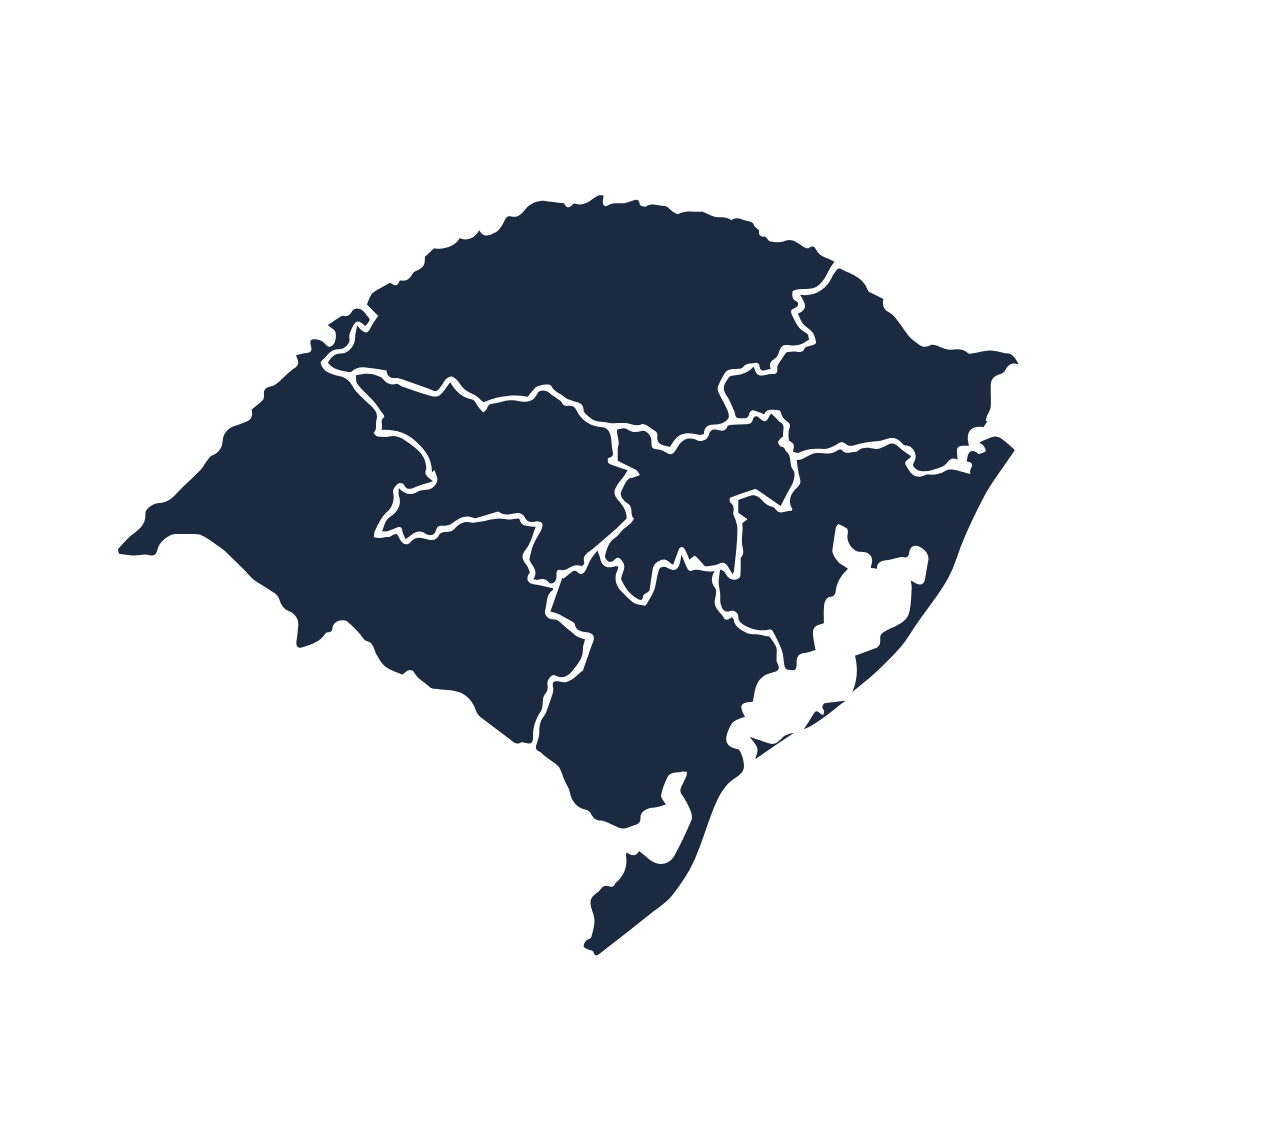
<file: rs_mapa/RSmapa.html>
<!DOCTYPE html>
      <head>
          <title>RSmap</title>
          <script src="http://www.w3schools.com/lib/w3data.js"></script>
          <link rel="stylesheet" type="text/css" href="style.css" href="https://cdnjs.cloudflare.com/ajax/libs/hover.css/2.1.1/css/hover.css" />
      </head>
    <body>
  <?xml version="1.0" encoding="utf-8"?>
  <!-- Generator: Adobe Illustrator 24.0.1, SVG Export Plug-In . SVG Version: 6.00 Build 0)  -->
  <svg version="1.1" xmlns="http://www.w3.org/2000/svg" xmlns:xlink="http://www.w3.org/1999/xlink" x="0px" y="0px"
  	 viewBox="0 0 680.31 595.28" style="enable-background:new 0 0 680.31 595.28;" xml:space="preserve">
  <style type="text/css">
    .NWR{fill:#1b2a41;}
    .SWR{fill:#1b2a41;}
    .MP{fill:#1b2a41;}
    .CWR{fill:#1b2a41;}
    .SER{fill:#1b2a41;}
    .NER{fill:#1b2a41;}
    .CER{fill:#1b2a41;}
  </style>

      <a xlink:title="Noroeste">
  		<path class="NWR" d="M257.01,213.76c-1.75-1.39-3.45-3.51-5.62-4.27c-3.69-1.3-5.93-3.77-7.97-6.81c-0.75-1.12-2.04-2.12-3.3-2.57
  			c-0.75-0.27-2.11,0.43-2.84,1.09c-0.9,0.81-1.38,2.08-2.15,3.06c-1.02,1.29-1.93,3.1-3.28,3.57c-1.13,0.4-2.82-0.79-4.26-1.3
  			c-4.75-1.68-9.49-3.39-14.25-5.03c-0.97-0.34-2.04-0.67-3.04-0.6c-2.95,0.21-4.61-1-4.83-4.04c-3.82-0.54-7.47-1.12-11.15-1.54
  			c-2.71-0.31-5.26,0.03-7.4,2.08c-0.44,0.42-1.58,0.29-2.35,0.16c-3.77-0.61-7.67-0.98-10.31-4.83c1.64-2.24,3-4.78,6.91-4.79
  			c4.27-0.01,7.54-4.25,7.58-8.53c0.02-1.87,0.6-3.74,1.05-6.38c1.15,1.24,1.61,1.91,2.23,2.35c1.67,1.2,3.2,2.47,4.63-0.59
  			c1.24-2.66,3.14-5.01,4.38-6.92c-2.36-2.38-4.28-4.32-6.01-6.06c0.73-1.77,1.21-3.39,2.04-4.81c0.54-0.93,1.49-1.71,2.43-2.29
  			c2.44-1.51,4.96-2.87,7.73-4.44c3.45,2.02,3.87,1.97,5.25-1.18c1.06,0,2.28,0.26,3.29-0.08c0.95-0.32,1.77-1.19,2.5-1.96
  			c0.81-0.84,1.25-2.28,2.19-2.71c4.74-2.14,5.47-3.12,5.35-7.85c1.7-1.58,3.13-2.92,4.94-4.6c5.23,1.1,11.52-1.1,13.5-5.2
  			c3.95,1.58,8.55-0.17,10.43-4.41c2.3,4.67,5.87,2.59,8.53,1.31c2.04-0.98,3.54-3.57,4.69-5.76c0.93-1.77,1.24-3.34,3.87-2.76
  			c3.8,0.85,5.95-1.93,7.94-4.44c1.7-2.14,6.44-4.3,9.17-3.89c3.45,0.52,6.93,0.86,11.01,1.35c0.65,1.86,2.05,3.42,4.61,0.49
  			c0.23-0.26,0.83-0.44,1.16-0.33c5.22,1.64,8.46-2.19,12.34-4.32c0.68-0.37,1.74-0.05,2.84-0.05c-0.19,1.39-0.39,2.39-0.45,3.39
  			c-0.12,1.87,1.29,2.88,2.52,1.99c3.31-2.39,7.1-0.42,10.45-1.67c0.67-0.25,1.43-0.29,2.08-0.59c2.21-0.99,4.22-1.92,4.65,1.86
  			c0.05,0.44,2.59,1.29,3.25,0.85c3.31-2.19,6.64-0.34,9.85-0.17c1.69,0.09,3.23,2.22,4.91,3.31c0.71,0.46,1.86,1.11,2.4,0.85
  			c3.56-1.73,7.25-1.32,10.97-1.1c0.88,0.05,1.78-0.21,1.79-0.21c2.4,1.08,4.2,2.08,6.12,2.69c2.97,0.95,6.41-0.37,9.17,1.81
  			c0.07,0.06,0.24,0.1,0.3,0.06c2.96-2.18,5.52,0.06,8.3,0.57c1.84,0.34,3.05,0.61,3.73,2.51c0.29,0.8,1.37,1.31,2.5,2.33
  			c0.05,1.39-0.33,3.72,3.08,3.38c0.78-0.08,1.61,2.17,2.66,2.47c2.71,0.77,5.31,0.94,8.3-0.27c3.45-1.4,6.59,1.11,9.49,3.15
  			c0.82,0.58,2.49,1.13,3.05,0.72c2.4-1.77,3.11-0.38,4.17,1.51c1.95,3.45,6.01,3.67,9.42,5.84c-3.28,3.58-4.07,8.64-8.1,12.19
  			c-4.38,3.85-9.74,1.15-14.16,3.28c-0.29,2.28-0.64,4.14,1.91,5.42c1.67,0.84,1.18,3.12-0.7,3.68c-2.21,0.66-2.53,1.76-1.55,3.74
  			c1.89,3.78,3.36,7.75,7.79,9.59c0.87,0.36,1.02,2.47,1.36,3.37c-1.88,1.06-3.28,2.2-4.88,2.66c-1.71,0.49-3.64,0.65-5.39,0.39
  			c-3.44-0.5-4.71,0.21-5.81,3.58c-0.4,1.23-0.97,2.72-1.95,3.4c-2,1.4-3.74,2.64-2.43,5.55c-2.7,0.55-5.63,2.76-6.09-2.2
  			c-0.04-0.41-1.2-1.15-1.62-1.02c-2.31,0.72-4.99-0.36-7.04,2.34c-0.93,1.22-4.11,0.63-6.22,1.11c-1.14,0.26-2.59,0.74-3.16,1.61
  			c-1.54,2.38-2.84,4.95-3.91,7.58c-0.37,0.91-0.08,2.32,0.37,3.29c1.4,2.99,3.18,5.8,4.48,8.82c0.65,1.52,1.34,3.9,0.63,4.93
  			c-1.03,1.49-3.27,2.82-5.08,2.96c-3.73,0.28-7.51-0.33-7.85,5.07c-0.02,0.28-1.89,0.8-2.76,0.6c-2.58-0.59-4.87-1.19-7.77-0.58
  			c-4.26,0.91-5.52,4.06-7.48,7.02c-1.79-0.52-3.84-0.72-5.4-1.7c-0.91-0.57-1.6-2.5-1.39-3.62c0.39-2.04-0.46-2.87-1.98-3.69
  			c-1.16-0.63-2.15-1.58-3.32-2.19c-0.9-0.47-2.23-1.17-2.92-0.84c-3.09,1.5-5.74-0.37-8.59-0.64c-3.07-0.3-6.27,0.37-9.25-0.23
  			c-3.31-0.67-7.07-0.14-9.82-2.77c-1.21-1.16-3.24-2.46-3.25-3.72c-0.04-4.67-3.81-4.15-6.41-5.31c-1.25-0.56-2.75-0.86-3.7-1.75
  			c-2.27-2.13-5.68-2.77-7.17-6.04c-0.6-1.32-7.09-0.33-8.47,1.1c-1.29,1.34-2.41,2.85-3.92,4.67
  			C272.56,209.51,264.42,210.33,257.01,213.76z" id = "NWR" name ="Noroeste"/>
      </a>
      <a xlink:title="Sudoeste">
  		<path class="SWR" d="M230.09,255.75c-2.17,0.68-3.73,1.14-5.27,1.67c-1.75,0.6-3.5,1.19-5.21,1.89c-1.85,0.76-3.42,0.88-4.56-1.15
  			c-1.04-1.85-2.81-1.69-4.02-0.67c-1.08,0.91-2.38,2.76-2.12,3.86c0.84,3.65,0.02,6.74-2.03,9.63c-0.6,0.85-1.6,1.42-2.3,2.21
  			c-0.8,0.9-1.58,1.85-2.18,2.9c-1.17,2.05-2.3,4.13-3.23,6.3c-0.41,0.94-0.3,2.11-0.43,3.18c1.09,0.12,2.19,0.35,3.28,0.33
  			c1.12-0.02,2.25-0.26,3.36-0.43c0.81-0.13,1.74-0.09,2.39-0.5c2.85-1.79,3.29-1.7,4.6,1.35c1.17,2.75,3.98,4.02,5.77,1.9
  			c3.07-3.65,6.38-2.17,9.62-1.4c2.91,0.69,4.47-0.2,5.78-2.71c0.4-0.76,1.9-1.27,2.93-1.32c2.08-0.11,3.76-0.16,5.41-2.05
  			c2.1-2.39,4.92-4.05,8.61-3.08c1.4,0.37,3.04-0.15,4.56-0.32c4.36-0.49,8.47-2.5,13.12-1.45c2.4,0.54,5.1-0.19,7.77-0.35
  			c1.38,3.68,1.53,3.76,8.81,4.49c-1.63,3.98-2.47,8.71-5.16,11.85c-3.06,3.58-1.92,5.58,0.29,8.38c0.86,1.08,1.18,2.58,1.77,3.94
  			c-2.52,3.41-1.44,5.8,2.83,6.49c3.17,0.51,6.28,1.34,9.35,2.02c0.09,0.37,0.23,0.7,0.17,0.74c-4.01,2.61-3.08,7.21-4.23,10.91
  			c-0.83,2.67,1.96,5.11,4.83,4.94c0.77-0.05,1.74,0.29,2.34,0.79c3.08,2.55,5.94,5.36,9.13,7.75c1.47,1.1,3.52,1.45,4.87,1.97
  			c-0.44,1.92-1.14,3.55-1.11,5.16c0.09,4.84-2.76,8.03-5.54,11.48c-2.73,3.39-5.5,4.5-9.57,2.44c-1.41-0.72-4.12,2.55-3.75,4.89
  			c0.35,2.24,0.09,3.67-1.5,5.53c-1.19,1.4-0.8,4.13-1.19,6.25c-0.16,0.89-0.35,1.88-0.86,2.58c-2.84,3.92-4.11,8.31-4.1,13.08
  			c0,3.86-0.88,4.63-4.32,3.56c-0.59-0.18-1.42-0.49-1.81-0.24c-2.71,1.73-4.31-0.18-6.18-1.61c-5.14-3.93-10.39-7.72-15.49-11.69
  			c-1.07-0.83-2.06-2.12-2.46-3.39c-1.48-4.68-4.64-8.28-8.84-9.88c-4.09-1.56-8.86-1.37-13.32-1.96c-0.7-0.09-1.68,0.02-2.03-0.39
  			c-2.5-2.88-6.4-4.14-8.37-7.71c-1.39-2.52-3.34-2.4-5.54-0.24c-0.35,0.35-0.95,0.95-1.19,0.85c-3.08-1.3-6.46-2.25-9.06-4.22
  			c-2.12-1.61-3.31-4.45-4.86-6.78c-0.27-0.41-0.24-1.01-0.47-1.45c-1.08-2.09-1.24-4.69-4.49-5.35c-1.44-0.29-2.42-2.61-3.69-3.93
  			c-2.11-2.19-4.08-4.62-6.53-6.35c-1.21-0.86-3.52-0.89-5.03-0.39c-1.25,0.41-2.76,2.09-2.88,3.33c-0.17,1.69-0.4,2.52-2.14,2.66
  			c-0.58,0.05-1.39,0.24-1.65,0.64c-2.76,4.33-7.29,5.81-11.75,7.23c-3.02,0.95-4.06-0.27-3.6-3.33c0.42-2.77,0.72-5.57,0.93-8.37
  			c0.28-3.64-2.22-6.4-4.8-7.36c-3.24-1.21-4.5-3.83-5.16-6.02c-0.85-2.85-2.9-3.67-4.75-4.97c-2.85-2-6-3.56-8.79-5.63
  			c-1.85-1.38-3.26-3.34-4.92-4.99c-3.6-3.56-7.19-7.12-10.87-10.6c-1.17-1.1-2.57-1.96-3.9-2.88c-2.06-1.43-4.08-2.91-6.24-4.19
  			c-1.28-0.76-2.75-1.57-4.17-1.65c-3.86-0.22-7.75-0.09-11.62-0.04c-3.3,0.04-8.41,4.03-9.27,7.17c-1.19,4.36-1.82,4.69-6.01,3.81
  			c-1.14-0.24-2.4,0.1-3.6,0.17c-1.35,0.07-2.71,0.28-4.04,0.17c-2.35-0.18-4.68-0.56-7.18-0.87c-0.21-0.93-0.49-2.12-0.57-2.47
  			c2.86-2.94,5.13-5.9,8-8.06c3.76-2.83,6.93-5.38,6.62-10.87c-0.15-2.64,4.56-5.6,7.37-5.61c4.33-0.02,6.95-2.73,9.69-5.59
  			c3.93-4.11,8.22-7.88,12.2-11.95c1.45-1.48,2.38-3.46,3.66-5.13c0.73-0.96,1.5-2.17,2.53-2.57c3.32-1.29,5.42-3.92,5.61-7.67
  			c0.2-3.82,2.62-6.86,6.27-8.05c2.31-0.75,4.64-1.48,6.83-2.51c2.91-1.38,2.8-4.04,2.33-6.22c2.14-1.75,4.11-3.18,5.84-4.86
  			c0.57-0.56,0.76-1.78,0.68-2.66c-0.27-2.99,0.93-4.21,3.94-4.76c1.78-0.33,3.36-2.04,4.89-3.31c1.98-1.65,3.63-3.74,5.74-5.17
  			c4.09-2.75,4.42-3.33,2.43-8.09c1.96-0.42,3.84-1.04,5.76-1.18c2.46-0.18,2.78-1.61,2.29-3.43c-0.45-1.65-0.86-3.63,1.08-3.86
  			c1.8-0.21,4.24,0.43,5.52,1.64c1.52,1.43,2.45,3.4,4.73,1.73c2-1.46,2.52-6.94,0.96-8.27c-1.18-1.01-2.49-1.86-3.48-2.58
  			c2.3-1.55,4.6-3.13,6.94-4.65c0.38-0.25,0.97-0.45,1.37-0.34c2.15,0.56,3.38-0.19,4.5-2.15c1.21-2.12,4.06-2.18,5.84-0.51
  			c0.37,0.35,0.85,0.61,1.13,1.02c2.92,4.18,3.83,2.98,0.2,7c-3.97-3.59-5-3.23-7.34,1.75c-0.85,1.81-1.42,3.22-1.03,5.38
  			c0.43,2.41-2.86,5.48-5.67,5.35c-3.26-0.15-4.95,1.79-6.78,3.78c-1.07,1.17-3.09,2.63-2.88,3.55c0.39,1.72,1.79,3.64,3.33,4.58
  			c2.05,1.26,4.6,1.77,6.98,2.4c2.86,0.75,4.97,2.2,6.43,4.87c1.04,1.91,2.51,3.63,4.01,5.23c1.95,2.07,4.17,3.89,6.2,5.89
  			c2.02,1.99,3.64,3.91,2.69,7.34c-0.61,2.19,0.54,4.85-1.53,6.81c0.7,0.66,1.33,1.79,2.1,1.88c2.02,0.25,4.19,0.45,6.12-0.04
  			c4.47-1.13,7.65,1.34,10.76,3.58c4.18,3.02,8.44,6.2,8.92,12.05c0.05,0.58,0.28,1.26,0.07,1.73
  			C225.16,252.27,227.2,253.58,230.09,255.75z" id="SWR" name="Sudoeste"/>
      </a>
      <a xlink:title="Sudeste">
  		<path class="SER" d="M292.54,325.04c2.05-5.76,4.21-11.84,6.38-17.92c0.16,0.17,0.32,0.35,0.48,0.52
  			c1.22-0.99,2.43-1.98,3.65-2.97c1.2-0.98,2.23-2.25,3.95-0.53c1.49,1.48,3.12,1.14,4.11-0.73c1.04-1.97,1.75-4.11,2.85-6.04
  			c0.81-1.44,2.01-2.66,3.6-4.72c0.71,2,1.18,2.99,1.41,4.03c0.93,4.21,3.43,5.66,7.6,4.39c0.62-0.19,1.34-0.03,2.02-0.03
  			c-0.14,0.71-0.12,1.49-0.43,2.11c-1.85,3.68-1.11,8.01,1.94,10.97c2.12,2.05,4.04,4.4,6.43,6.07c1.55,1.08,3.77,1.21,5.72,1.68
  			c0.34,0.08,0.97-0.11,1.13-0.37c1.52-2.59,3.37-5.08,4.33-7.87c1.17-3.4,1.26-7.17,2.44-10.56c0.63-1.83,2.66-2.32,4.76-1.23
  			c1.92,0.99,4.1,2.01,5.69-0.58c0.5-0.81,0.7-1.82,0.93-2.77c0.25-1.03,0.39-2.09,0.67-3.68c1.28,3.03,2.21,5.44,3.33,7.77
  			c0.23,0.48,1.34,1.04,1.71,0.86c4.13-1.96,7.85,1.56,12.61-0.1c-2.08,3.87-1.94,6.39,0.26,9.2c0.97,1.24,0.34,4.04-0.1,6.01
  			c-1.09,4.91,3.4,7,5.06,10.5c0.17,0.35,1.83,0.51,2.26,0.13c2.34-2.02,2.47-0.58,2.92,1.43c0.66,2.97,7.2,6.9,10.29,6.52
  			c0.81-0.1,1.67-0.03,2.49,0.1c1.83,0.3,3.65,0.7,5.85,1.12c0.97,1.39,2.69,3.23,3.61,5.4c0.65,1.55,0.22,3.55,0.28,5.36
  			c0.03,0.97-0.21,2.08,0.18,2.87c1.75,3.47,1.31,4.6-2.4,5.5c-6.66,1.62-8.58,5.07-9.7,11.56c-0.23,1.33-0.48,2.65-0.71,3.94
  			c-6.78,0.43-7.58,1.93-4.18,7.91c-1.54,0.59-3.09,1.11-4.58,1.78c-2.08,0.93-2.98,2.55-3.96,4.74c-2.63,5.86-2.06,9.4,4.86,10.79
  			c0.96,0.19,1.68,2.34,2.2,3.7c0.5,1.31,0.66,2.76,0.87,4.16c0.51,3.37-1.44,5.44-4.03,6.98c-6.45,3.83-9.41,10.28-12.04,16.69
  			c-3.67,8.94-6.14,18.39-10.11,27.17c-2.98,6.58-7.07,12.81-11.54,18.52c-3.08,3.94-7.56,6.82-11.55,10.01
  			c-8.8,7.03-17.67,13.97-26.57,20.88c-1.34,1.04-2.99,2.94-4.18-0.49c-0.26-0.74-2.2-0.84-3.28-1.38c-0.72-0.36-1.85-1.02-1.83-1.5
  			c0.05-1.01,0.54-2.17,1.22-2.92c0.75-0.82,2.57-1.07,2.82-1.89c0.87-2.93,1.7-6,1.71-9.02c0.01-2.41-1.25-4.81-1.84-7.24
  			c-0.83-3.38,0.2-5.51,3.28-7.39c0.76-0.47,1.37-1.27,1.91-2.02c1.14-1.55,2.63-2.11,4.37-1.43c1.61,0.63,2.6,0.25,3.23-1.29
  			c0.04-0.1,0.07-0.22,0.14-0.28c4.57-3.98,6.74-8.84,5.6-14.96c-0.07-0.36,0.2-0.77,0.4-1.46c2.42,1.52,4.82,2.71,6.57-0.75
  			c1.87,1.52,3.57,2.87,5.23,4.28c4.75,4.01,10.61,3.51,13.63-1.83c3.43-6.05,6.3-12.44,9.03-18.85c0.62-1.46,0.02-3.74-0.66-5.38
  			c-1.15-2.78-2.58-5.52-4.33-7.97c-1.19-1.67-1.14-2.97-0.31-4.57c0.9-1.77,1.82-3.54,2.59-5.37c0.3-0.71,0.21-1.58,0.29-2.37
  			c-0.76-0.06-1.61-0.37-2.27-0.14c-2.79,0.98-6.59-0.15-8.22,3.25c-1.42,2.96-2.64,6.1-3.26,9.3c-0.24,1.24,1.42,2.85,2.56,4.91
  			c-1.18,0.37-2.9,1-4.68,1.42c-1.61,0.39-3.39,0.26-4.88,0.87c-2.14,0.87-4.04,2.17-3.94,5.03c0.07,2.12-0.86,3.15-3.23,3.74
  			c-2.73,0.68-5.2,2.61-8.21,1.39c-1.98-0.8-3.83-1.89-5.8-2.73c-1.24-0.53-2.56-1.12-3.87-1.16c-2.83-0.1-4.29-1.6-5.37-4.03
  			c-0.36-0.81-1.55-1.62-2.45-1.74c-4.39-0.57-7.89-4.59-8.5-8.84c-0.37-2.56-2.14-4.9-3.2-7.38c-0.85-1.99-1.38-4.16-2.44-6.02
  			c-0.69-1.2-2.05-2.06-3.19-2.96c-1.32-1.05-2.77-1.93-4.11-2.96c-1.18-0.91-2.14-2.26-3.46-2.82c-2.66-1.12-1.69-2.73-1.14-4.54
  			c0.57-1.83,1.25-3.74,1.21-5.6c-0.07-3.23,0.37-6.09,2.51-8.69c0.95-1.15,1.42-2.74,1.95-4.18c0.98-2.65,1.89-5.34,2.71-8.04
  			c0.25-0.84,0.29-1.81,0.15-2.68c-0.56-3.3,0.07-3.95,3.42-3.37c1.11,0.19,2.34,0.58,3.35,0.3c1.48-0.42,2.92-1.22,4.19-2.1
  			c1.41-0.98,2.62-2.25,3.93-3.38c0.3-0.26,0.83-0.41,0.95-0.73c0.99-2.68,1.91-5.38,2.86-8.08c0.8-2.28,1.5-4.6,2.44-6.81
  			c1.34-3.15,0.26-4.77-3.19-5.36c-2.65-0.46-5.79-0.61-6.43-4.31c-0.07-0.43-0.55-0.92-0.97-1.16c-2.36-1.37-4.72-2.76-7.16-3.98
  			C296.12,326.02,294.72,325.75,292.54,325.04z" id="SER" name="Sudeste"/>
      </a>
      <a xlink:title="Região Metropolitana">
  		<path class="MP" d="M453.04,367.74c2.84-6.47,2.92-12.92,1.4-19.15c3.74-1.4,7.26-2.79,10.83-4.04c2.57-0.91,2.66-3,2.57-5.11
  			c-0.1-2.22,0.74-2.84,2.85-4.05c4.74-2.71,11.34-3.89,12.75-10.48c0.86-4.01,0.87-8.21,1.14-12.33c0.08-1.19-0.27-2.41-0.48-4.06
  			c1.14,0.67,1.8,1.12,2.52,1.48c2.93,1.44,4.57,0.59,5.1-2.57c0.54-3.27,1.1-6.53,1.7-9.79c0.73-3.96-4.65-8.87-8.3-7.32
  			c-0.93,0.39-1.72,2.07-1.84,3.23c-0.23,2.33-0.88,3.06-3.38,2.55c-1.51-0.31-3.26,0.58-4.9,0.92c-0.99,0.21-1.98,0.47-2.98,0.63
  			c-2.77,0.42-5.84,0.4-5.93,4.62c-1.11-0.12-2.09-0.22-3.03-0.32c-0.1-0.32-0.27-0.55-0.21-0.7c1.82-4.78,0.13-8.04-5.73-8.03
  			c-3.98,0.01-7.64-5.52-6.56-9.48c0.24-0.86,0.1-2.32-0.46-2.79c-1.31-1.08-2.95-1.79-4.54-2.45c-0.15-0.06-1.19,1.32-1.33,2.11
  			c-0.71,3.99-1.31,8-1.85,12.02c-0.23,1.66,2.87,6.26,4.48,7.13c1.3,0.71,2.49,1.62,3.86,2.53c-4.09,3.81-6.07,7.75-6.62,12.5
  			c-0.1,0.83-1.09,2.2-1.72,2.23c-3.6,0.2-4.17,2.81-4.42,5.42c-0.27,2.89-0.06,5.82-0.06,8.75c-6.52,1.61-6.84,2.62-4.39,14.34
  			c-1.95,0.54-3.9,1.38-5.9,1.56c-3.29,0.28-4.19,2.12-4.2,5.03c-0.02,4.1-0.52,4.55-4.53,3.91c-0.72-0.11-1.71-1.08-1.86-1.81
  			c-0.6-2.82-0.5-5.85-1.44-8.53c-1.26-3.63-3.16-7.05-4.97-10.47c-0.25-0.48-1.61-0.75-2.3-0.56c-4.48,1.24-12.53-1.05-15.22-4.53
  			c-0.36-0.46-0.61-1.13-0.62-1.71c-0.05-3.19-2.23-4.17-4.65-3.59c-3.12,0.75-3.95-1.55-4.58-3.21c-0.73-1.93-0.29-4.27-0.5-6.42
  			c-0.18-1.9-0.79-3.78-0.77-5.67c0.02-2.27,0.5-4.54,0.78-6.8c0.79,0.38,2,0.56,2.3,1.18c1.51,3.14,3.6,4.74,6.2,4.07
  			c0.86-0.22,2.14-1.08,2.21-1.76c0.29-2.74,0.18-5.53,0.23-8.3c0.01-0.52-0.19-1.26,0.07-1.53c2.27-2.35,0.89-4.84,0.62-7.4
  			c-0.27-2.5,0.2-5.08,0.28-7.63c0.03-1.22-0.11-2.44-0.15-3.31c1.01-0.77,1.88-1.43,2.75-2.1c-1.43-1.01-2.86-2.02-4.87-3.43
  			c0-1.32,0-3.67,0-6.82c1.69-0.57,4.07-1.46,6.51-2.2c3.7-1.13,5.37,1.9,7.6,3.82c0.76,0.66,1.67,1.19,2.58,1.64
  			c0.81,0.4,2.16,0.36,2.52,0.96c2.71,4.53,6.22,1.19,9.28,1.59c0.15-0.7,0.29-0.96,0.21-1.09c-2.29-3.86-1.54-7.67,2.86-11.61
  			c1.67-1.5,1.7-2.59,1.15-4.56c-0.84-3.03-1.1-6.23-1.68-9.8c4.18,0.24,7.2-4.31,12.18-3.65c3.24,0.43,6.67,0.58,9.65-1.54
  			c0.52-0.37,1.85-0.53,2.07-0.23c2.24,2.99,5.08,1.03,7.66,1.07c0.1,0,0.26,0.06,0.31,0.01c3.04-3.09,6.44-2.21,10.18-1.52
  			c1.9,0.35,4.3-1.13,6.27-2.17c2.44-1.3,4.05-0.81,5.95,1.12c1.88,1.91,4.3,3.28,6.43,4.85c-0.13,0.41-0.12,0.68-0.25,0.78
  			c-3.68,2.8-3.34,2.58-1,6.4c2.38,3.89,5.11,4.76,9.04,2.86c0.44-0.21,1.03-0.24,1.54-0.2c3.19,0.27,6.2-0.21,8.97-1.89
  			c3.02-1.83,5.93-0.24,8.85,0.36c1.47,0.3,2.87,0.97,4.7,1.19c-2.02-1.94,3.93-5.8-2.16-6.56c0.17-1.03,0.27-2.05,0.51-3.02
  			c0.66-2.58,2.44-3.28,4.68-1.91c0.44,0.27,0.92,0.91,1.27,0.84c1.25-0.27,2.58-0.59,3.59-1.29c0.27-0.19-0.3-1.98-0.85-2.8
  			c-0.54-0.81-1.54-1.3-2.46-2.03c2.62-1.09,4.99-2.37,7.53-3.01c1.22-0.31,2.98,0.24,4.07,1c2.42,1.68,4.57,3.75,7.24,6
  			c-0.34,0.52-1.1,1.69-1.87,2.85c-5.01,7.53-10.72,14.7-14.87,22.67c-5.54,10.62-10.77,21.57-14.48,32.92
  			c-4.4,13.45-13.78,23.4-21.33,34.67c-2.6,3.89-4.94,8.03-7.99,11.53c-4.24,4.87-8.9,9.38-13.63,13.79
  			C461.34,361.12,457.11,364.35,453.04,367.74z M421.65,389.75c-6.76,4.57-13.52,9.14-20.26,13.71c0.42-1.75,1.58-3.89,1.18-5.68
  			c-0.45-2.01-2.32-3.69-4.08-6.26c3.02,1.08,5.42,1.85,7.75,2.78c4.93,1.97,6.21,1.44,9.92-2.58c1.21-1.31,3.62-1.52,5.48-2.23
  			C421.64,389.58,421.64,389.66,421.65,389.75z
                          M427.24,387.6c1.43-2.24,3.23-4.84,4.8-7.56c1.07-1.86,1.97-3.07,3.86-0.83c0.38,0.45,1.15,0.57,1.74,0.85
  			c0.13-0.75,0.43-1.53,0.33-2.25c-0.1-0.68-0.95-1.32-0.9-1.93c0.06-0.75,0.63-1.99,1.13-2.08c3.75-0.61,7.55-0.98,11.13-1.4
  			C442.23,377.66,435.42,384.21,427.24,387.6z" id=MP name="Região Metropolitana"/>
      </a>
      <a xlink:title="Centro-Ocidental">
  		<path class="CWR" d="M229.56,251.16c0.16-7.14-3.47-11.99-8.64-16.63c-5.25-4.72-11.03-6.39-18.11-6.02
  			c1.02-2.43-1.28-4.95,1.36-6.79c0.14-0.1-0.08-1.03-0.37-1.38c-2.05-2.48-3.42-5.34-5.82-7.77c-2.69-2.73-5.59-5.47-8.07-8.47
  			c-0.83-1.01-0.53-2.95-0.77-4.62c4.3-1.04,8.26-1.48,12.14,0.48c0.54,0.27,1.23,0.4,1.6,0.82c2.09,2.34,4.1,4.41,7.8,3.15
  			c0.85-0.29,2.22,1.25,3.45,1.69c3.74,1.33,7.48,2.64,11.28,3.76c7.76,2.3,7.77,2.24,12.6-4.55c0.35-0.49,0.73-0.94,1.31-1.69 c2.74,4.77,6.18,8.08,11.65,9.2c1.51,0.31,2.51,3.03,3.79,4.61c0.67,0.83,1.45,1.57,2.18,2.34c0.67-0.74,1.68-1.38,1.95-2.25
  			c0.83-2.68,3.01-2.45,5.04-2.8c1.63-0.28,3.21-0.93,4.84-1.23c1.28-0.23,2.62-0.33,3.91-0.22c1.84,0.15,3.66,0.77,5.48,0.76
  			c3.19-0.01,5.85-0.75,7.37-4.31c1.05-2.46,4.94-2.16,6.89-0.11c0.9,0.94,2.14,1.56,3.21,2.35c1,0.73,2.41,1.3,2.86,2.3
  			c0.84,1.86,2.15,2.12,3.78,1.93c2.06-0.24,3.32,0.59,4.2,2.45c2.75,5.8,7.63,8.4,13.82,8.86c2.57,0.19,4.46,2.98,4.65,6.91
  			c0.07,1.33,0.26,2.66,0.37,3.99c0.19,2.17,1.83,4.88-2.12,5.56c-0.12,0.02-0.32,2.21,0.17,2.62c0.97,0.83,2.38,1.19,3.64,1.64
  			c2.21,0.79,4.46,1.5,6.59,2.21c-0.83,1.33-1.35,2.31-2,3.19c-1.28,1.76-2.79,3.38-3.91,5.24c-1.85,3.1-1.25,5.18,1.24,7.94
  			c2.38,2.64,4.28,5.65,4.12,9.26c-1.76,1.73-3.57,3.66-5.54,5.4c-4.04,3.57-8.26,6.95-12.23,10.6c-2.2,2.03-6.05,3.17-4.71,7.56
  			c0.15,0.5-0.82,1.34-1.18,1.87c-3.14-1.41-5.48-0.12-7.89,1.4c-0.84,0.53-2.17,0.76-3.13,0.53c-1.88-0.44-2.56,0.18-2.59,1.95
  			c-0.02,0.94,0.08,1.92-0.13,2.82c-0.49,2.04-2.94,3.26-3.97,1.9c-1.7-2.23-3.55-2.13-5.82-1.43c-0.59,0.18-1.33-0.15-2.4-0.29
  			c3.37-5.04-1.58-7.9-2.09-10.7c0.84-3.17,1.19-5.53,2.1-7.64c1.17-2.7,2.9-5.14,4.17-7.8c0.52-1.09,1.04-2.82,0.54-3.58
  			c-0.53-0.8-2.45-1.35-3.48-1.04c-2.97,0.88-4.65,0.11-6.05-2.67c-0.51-1-2.52-1.89-3.74-1.77c-3.26,0.32-6.48,1.73-9.59-0.59
  			c-0.33-0.25-1.04-0.16-1.52-0.02c-3.53,1.04-7.05,2.14-10.58,3.19c-0.38,0.11-0.87,0.22-1.2,0.07c-4.74-2.2-8.29,0.1-11.85,2.89
  			c-0.98,0.77-2.49,1.07-3.79,1.19c-1.83,0.17-3.85-0.47-4.55,2.12c-0.94,3.48-3.63,3.38-5.81,1.99c-4.06-2.58-6.42,0.13-9.14,2.18
  			c-0.24,0.18-0.52,0.32-1.36,0.83c-0.59-1.46-1.45-2.76-1.61-4.14c-0.23-1.97-0.94-2.7-2.83-2.01c-1.75,0.64-3.46,1.42-5.23,1.98
  			c-0.71,0.23-1.56,0.04-2.8,0.04c1.42-2.9,1.25-5.71,4.37-7.75c3.62-2.38,6.4-6.09,4.57-11.24c-0.34-0.97-0.05-2.16-0.05-4.05
  			c3.35,3.5,6.39,4.15,10.01,1.99c1.33-0.79,3.15-0.88,4.77-1.02c3.74-0.32,6.67-3.92,5.49-6.9c-0.47-1.19-0.82-2.43-1.23-3.64
  			C230.51,250.24,230.04,250.7,229.56,251.16z" id="CWR" name="Centro-Ocidental"/>
            </a>
      <a xlink:title="Nordeste">
  		<path class="NER" d="M541.39,193.58c-3.61-1.08-5.66,0.29-7.09,3.23c-0.42,0.88-1.56,1.68-2.53,1.98
  			c-3.48,1.06-5.09,2.66-5.19,6.13c-0.11,3.8,0.25,7.61-0.03,11.39c-0.13,1.67-1.39,3.23-2.04,4.89c-0.32,0.8-0.4,1.7-0.6,2.55
  			c0.31,0.07,0.61,0.13,0.92,0.2c-0.71,1.03-1.42,2.06-2.14,3.1c-6.67-1.22-9.82,2.89-7.63,9.75c-2.03,0.29-4.99-0.12-5.92,1.06
  			c-1.04,1.33-0.24,4.09-0.24,6.54c-2.46-1.29-3.83-0.75-5.61,1.74c-1.43,2.01-4.87,2.8-7.57,3.64c-2.04,0.63-4.36,0.83-6.48,0.57
  			c-1.37-0.17-2.77-1.35-3.79-2.42c-0.38-0.4,0.05-1.93,0.51-2.7c1.89-3.16-0.26-7.83-3.96-8.43c-0.67-0.11-1.56-0.16-1.93-0.59
  			c-3.2-3.72-5.75-4.12-10.16-2.45c-2.38,0.9-5.15,0.74-7.74,1.11c-1.81,0.26-3.66,0.43-5.4,0.95c-2.75,0.83-5.33,2.19-8-0.42
  			c-0.53-0.52-2.49-0.3-3.29,0.28c-2.9,2.1-5.98,3.21-9.57,2.89c-3.99-0.34-7.78,0.3-11.44,2.04c-0.76,0.36-2.02-0.3-3.05-0.49
  			c0.49-2.31,1.35-4.34-1.59-5.54c-0.64-0.26-0.74-2.3-0.76-3.52c-0.02-1.27,0.18-2.61,0.62-3.8c0.67-1.86-0.35-2.61-1.63-3.54
  			c-0.95-0.68-1.82-1.65-2.36-2.68c-0.68-1.32-0.5-3.31-2.74-3.17c-2.46,0.15-5.4-1.01-6.78,2.34c-1.99-0.74-3.96-1.6-6.01-2.12
  			c-0.48-0.12-1.74,0.82-1.82,1.4c-0.51,3.42-2.85,2.78-5.2,2.8c-2.78,0.02-2.2-1.95-2.82-3.53c-1.25-3.19-2.66-6.41-4.57-9.24
  			c-2.53-3.74,0.08-6.53,1.67-9.02c0.8-1.26,3.99-0.93,6.06-1.48c1.36-0.36,2.71-0.88,3.93-1.57c1.09-0.62,1.99-1.57,3.22-2.56
  			c1.45,4.6,2.26,5.08,6.4,4.43c1.03-0.16,2.06-0.53,3.07-0.5c2.24,0.08,3.36-0.6,2.99-3.09c-0.12-0.8,0.34-1.8,0.81-2.54
  			c1.36-2.15,2.85-4.2,4.08-5.99c1.81-0.13,3.68-0.61,5.39-0.28c2.13,0.41,3.4,0.36,4.39-1.94c0.35-0.83,2.29-1.06,3.55-1.41
  			c3.15-0.87,2.55-1.32,1.83-4.23c-0.88-3.58-3.5-4.54-5.68-6.51c-1.62-1.47-2.28-4-3.4-6.1c6.44-2.71,3.16-6.46,1.19-10.05
  			c7.35,1.15,14.03-2.75,16.83-9.18c0.69-1.58,1.84-2.99,2.93-4.36c0.29-0.36,1.3-0.55,1.72-0.33c5.56,2.9,12.21,4.46,14.52,11.48
  			c0.12,0.35,0.44,0.73,0.77,0.9c2.54,1.28,5.1,2.51,7.52,3.69c-1.03,3.93,0.63,6.04,3.56,7.45c1.85,0.9,3.11,3.13,4.5,4.86
  			c2.68,3.34,4.71,7.57,8.08,9.85c2.11,1.43,4.77,4.83,9.06,2.39c1.69-0.96,5.17,1.27,7.85,2c0.84,0.23,1.73,0.47,2.58,0.42
  			c3.29-0.17,6.61-0.79,9.39,1.85c0.41,0.39,1.41,0.35,2.09,0.24c3.03-0.51,6.04-1.46,9.08-1.59c2.49-0.1,5.01,0.73,7.52,1.16
  			c0.2,0.03,0.39,0.3,0.55,0.28C538,187.1,539.53,190.12,541.39,193.58z" id="NER" name="Nordeste"/>
      </a>
    	<a xlink:title="Centro-Oriental">
  		<path class="CER" d="M328.32,244.91c0-2.27-0.05-4.55,0.03-6.82c0.03-0.79,0.5-1.57,0.52-2.36c0.01-0.97-0.24-1.94-0.39-2.91
  			c-0.22-1.44-0.69-2.91-0.52-4.31c0.05-0.41,1.92-0.69,2.98-0.83c0.69-0.09,1.59-0.05,2.12,0.32c2.48,1.71,4.8,2.15,7.87,1.05
  			c2.43-0.86,5.3,2.33,5.31,5.05c0.02,4.32,0.03,4.24,4.46,4.93c1.17,0.18,2.33,0.84,3.34,1.5c2.1,1.38,3.71,1.09,4.98-1.08
  			c0.47-0.81,0.95-1.63,1.45-2.42c2.54-4.04,5.93-5.01,10.31-2.97c2.1,0.98,5.46-0.48,5.89-2.75c0.48-2.53,2-3.38,4.28-2.89
  			c2.29,0.49,4.51,1.32,5.68-1.75c0.14-0.37,0.85-0.71,1.33-0.75c2.7-0.21,5.4-0.44,8.1-0.44c1.89,0,3.45,0.02,4.03-2.35
  			c0.5-2.05,1.99-2.43,3.54-1.03c2.85,2.58,3.62,2.5,5.23-0.88c0.13-0.27,0.36-0.5,1.06-1.44c1.12,1.08,2.15,2.06,3.15,3.07
  			c0.44,0.44,0.74,1.14,1.26,1.37c3.87,1.73,1.16,5.18,2,7.69c0.05,0.16-0.97,0.56-1.33,0.99c-0.59,0.69-1.57,1.6-1.43,2.22 c0.2,0.93,1.13,2.26,1.91,2.39c1.71,0.27,1.7,1.83,2.45,2.43c3.36,2.73,1.2,7.23,3.78,10.09c1.25,1.39,0.18,6.04-0.79,7.66
  			c-2.17,3.61-3.98,7.44-5.99,11.27c-3.57-2.49-7.64-5.36-11.75-8.17c-0.64-0.44-1.62-0.98-2.22-0.79
  			c-4.36,1.37-8.68,2.87-12.95,4.51c-0.27,0.1-0.32,2.2,0.17,2.6c1.78,1.48,2.03,2.98,1.54,5.22c-0.28,1.28,0.96,2.86,1.36,4.35
  			c0.41,1.53,0.87,3.12,0.86,4.68c-0.02,3.33-0.26,6.66-0.54,9.98c-0.31,3.65-0.76,7.28-1.14,10.92c-0.09,0.9-0.16,1.8-0.85,2.98
  			c-0.66-1.06-1.36-2.11-1.99-3.2c-1.29-2.21-2.42-3.79-5.63-2.31c-2.51,1.15-5.6,1.03-7.15,1.27c-2.21-2.44-3.58-4.21-5.27-5.58
  			c-0.26-0.21-1.99,1.41-2.94,2.11c-0.58-1.33-1.3-3.5-2.42-5.43c-1.14-1.96-2.54-1.69-3.38,0.37c-1,2.45-1.83,4.97-2.73,7.46
  			c-0.3,0-0.55,0.08-0.7-0.01c-1.37-0.88-2.68-2.42-4.08-2.51c-1.52-0.09-3.29,0.94-4.62,1.92c-0.86,0.64-1.42,2.03-1.62,3.17
  			c-0.64,3.71-0.99,7.48-1.63,11.19c-0.1,0.59-1.12,1.03-1.72,1.53c-0.58,0.49-1.6,0.91-1.66,1.46c-0.35,2.87-1.41,2.56-3.5,1.35
  			c-3.99-2.31-6.22-5.92-8.11-9.85c-0.27-0.57,0.06-1.49,0.25-2.22c0.44-1.7,1.43-3.42,1.31-5.06c-0.11-1.41-1.22-2.99-2.33-4
  			c-1.28-1.16-2.27-0.13-3.29,1.06c-0.53,0.62-2.32,0.87-3.01,0.44c-0.87-0.54-1.86-2.15-1.63-2.96c1.02-3.59,1.75-7.35,5.42-9.64
  			c1.7-1.06,2.78-3.06,4.28-4.49c1.08-1.04,2.47-1.75,3.55-2.79c0.88-0.85,2.22-2.77,2.13-2.85c-2.46-2.19,0.01-6.29-3.39-8.24
  			c-1.59-0.91-3.23-2.81-3.56-4.52c-0.3-1.54,1.05-3.47,1.86-5.13c0.56-1.15,1.3-2.32,2.25-3.14c0.68-0.59,1.85-0.62,2.79-0.94
  			c1.07-0.37,2.13-0.8,3.19-1.2c-0.63-0.9-1.06-2.16-1.92-2.64C334.79,248.01,331.32,246.4,328.32,244.91z" id="CER" name="Centro Oriental"/>
		</a>
  	</svg>
	</div>
	</body>
</html>
</file>
